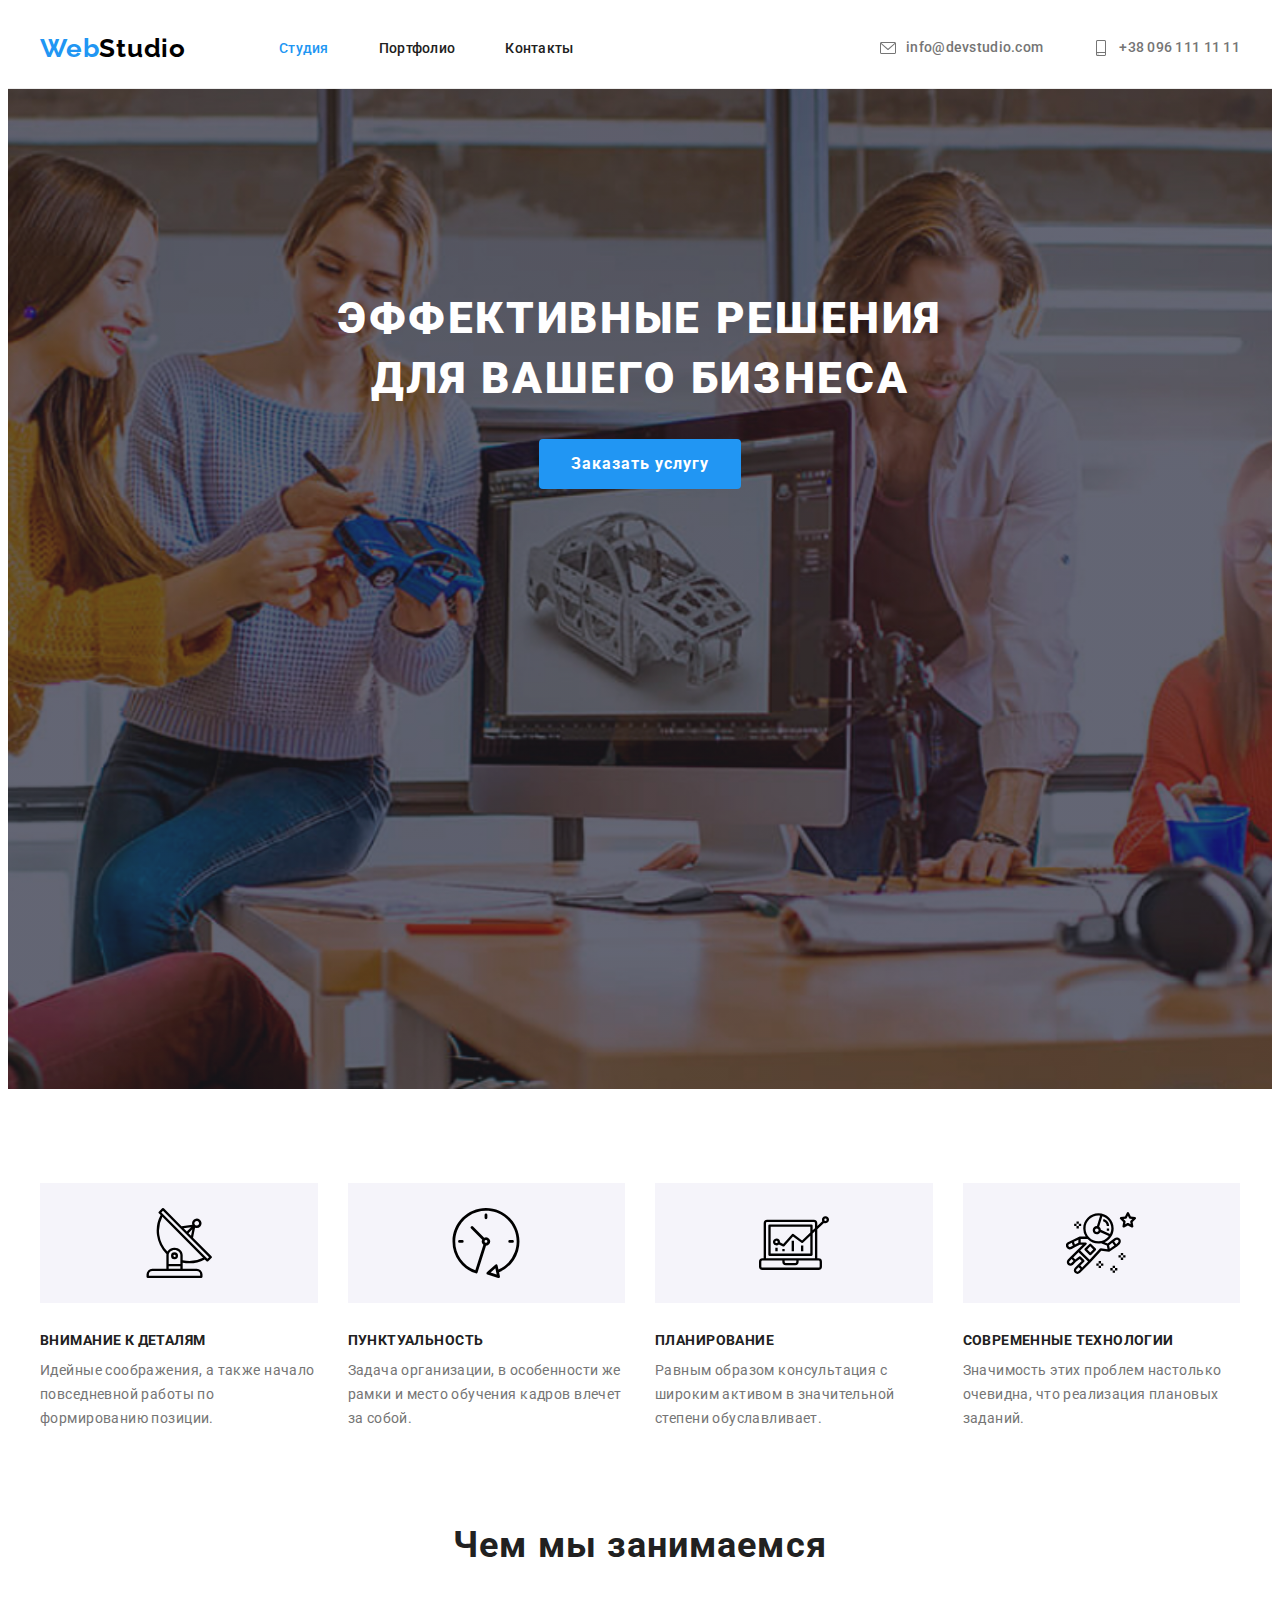
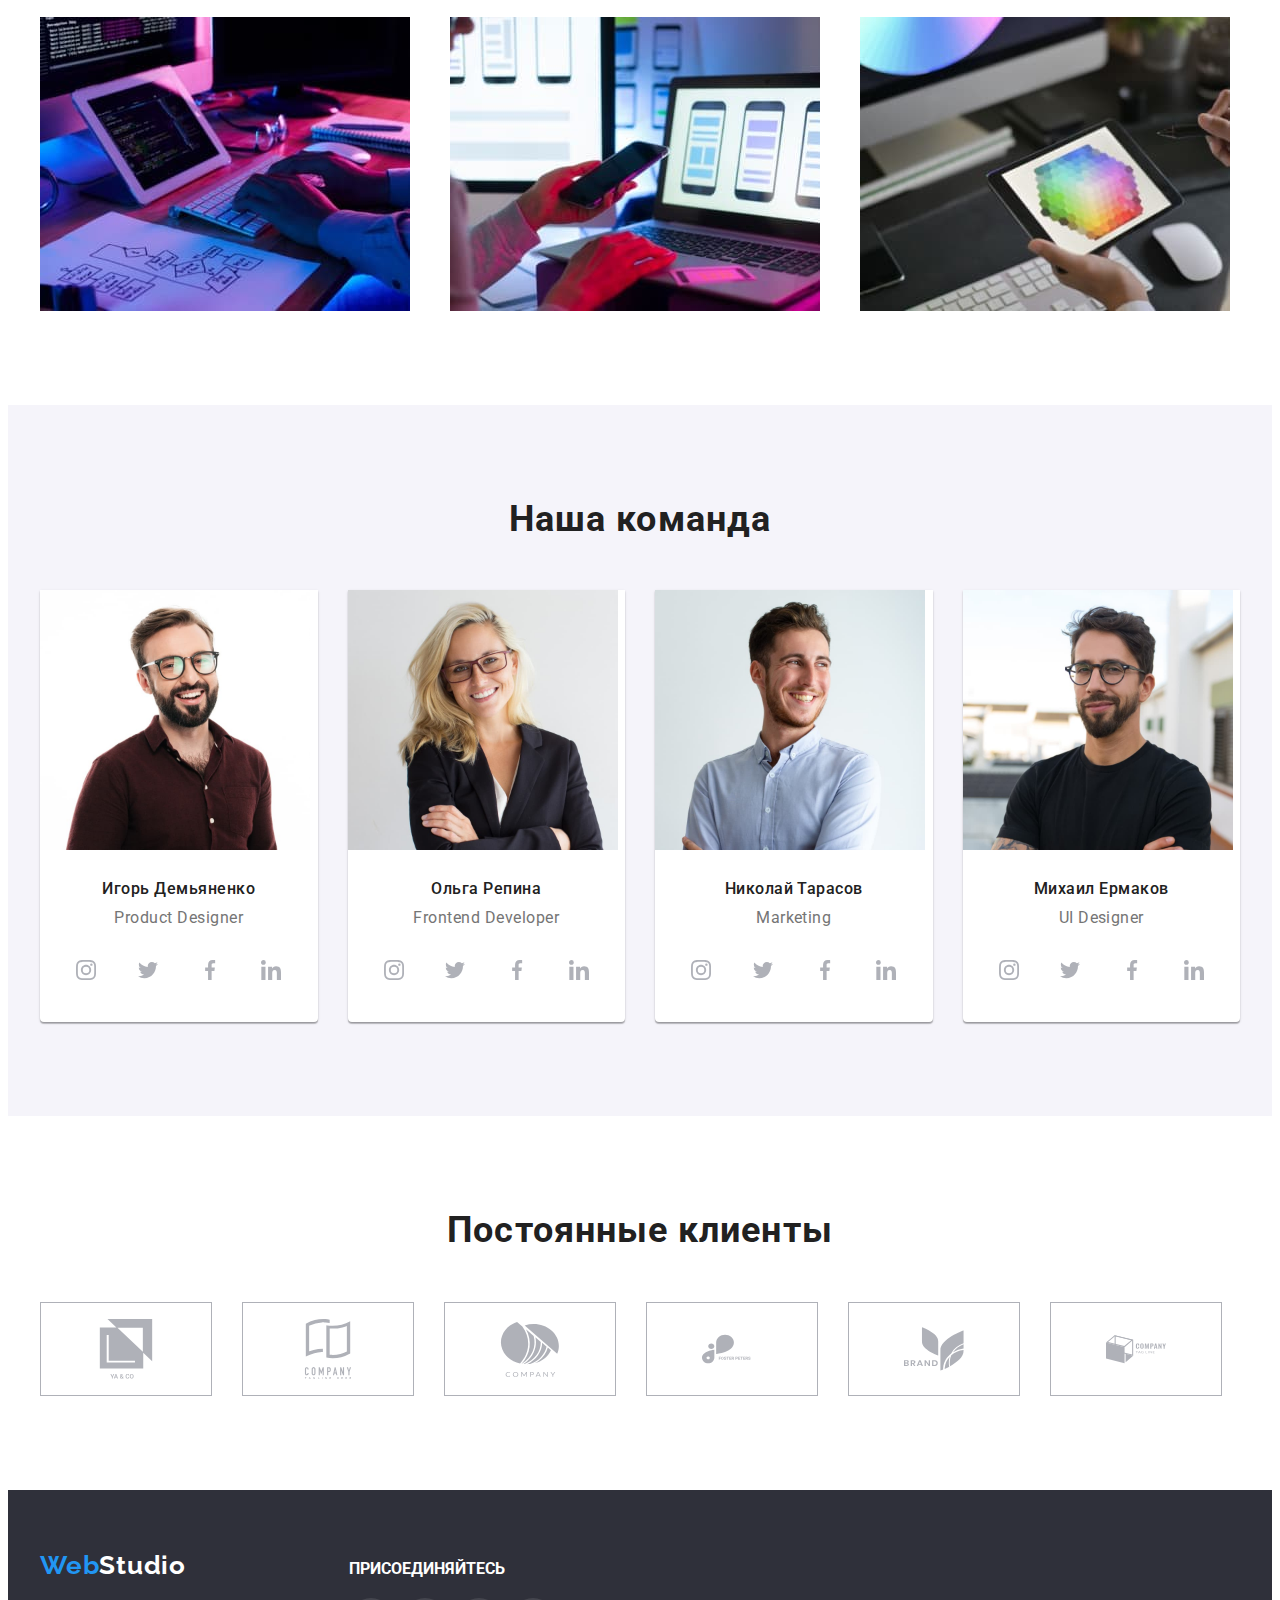
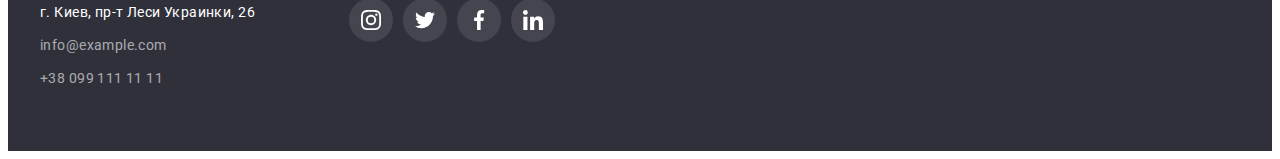
<file: index.html>
<!DOCTYPE html>
<html lang="ru">
  <head>
    <meta charset="UTF-8" />
    <meta http-equiv="X-UA-Compatible" content="IE=edge" />
    <meta name="viewport" content="width=device-width, initial-scale=1.0" />
    <title>Studio</title>
    <link rel="preconnect" href="https://fonts.gstatic.com" />
    <link
      href="https://fonts.googleapis.com/css2?family=Raleway:wght@700&family=Roboto:wght@400;500;700;900&display=swap"
      rel="stylesheet"
    />
    <link
      rel="stylesheet"
      href="https://cdnjs.cloudflare.com/ajax/libs/modern-normalize/1.0.0/modern-normalize.min.css"
      integrity="sha512-ISS7cAi1PEhQ8jnbJpJZMd29NlhNj4AWYyLOSp2CE/CsHxTCu+r+t0D2yoJudVrd0/8fTVPUVDzY5Tvli75u/g=="
      crossorigin="anonymous"
    />
    <link rel="stylesheet" href="./css/style.css" />
  </head>
  <body>
    <!-- шапка сайта -->

    <header class="header">
      <div class="container">
        <nav class="navigation-logotip">
          <a class="logotype" href="./index.html">
            <span class="logotype-one">
              Web
            </span>
            <span class="logotype-two">
              Studio
            </span>
          </a>
          <ul class="navigation">
            <li class="navigation-item">
              <a class="navigation-item-link" href="./index.html">
                <div class="current">Студия</div>
              </a>
            </li>
            <li class="navigation-item">
              <a class="navigation-item-link" href="./portfolio.html">
                Портфолио
              </a>
            </li>
            <li class="navigation-item">
              <a class="navigation-item-link" href="">
                Контакты
              </a>
            </li>
          </ul>
        </nav>

        <!-- right navigation -->
        <ul class="navigation right-navigation">
          <li class="navigation-contacts-mail link">
            <a
              href="mailto:info@devstudio.com"
              class="navigation-contacts-mail-item contacts-link"
            >
              <svg class="icon-adress" width="16" height="10">
                <use href="./images/icons.svg#icon-mail"></use>
              </svg>
              info@devstudio.com
            </a>
          </li>
          <li class="navigation-contacts-tel link">
            <a
              href="tel:+380961111111"
              class="navigation-contacts-tel-item contacts-link"
            >
              <svg class="icon-adress" width="16" height="10">
                <use href="./images/icons.svg#icon-phone"></use>
              </svg>
              +38 096 111 11 11
            </a>
          </li>
        </ul>
      </div>
    </header>

    <main>
      <!-- герой -->

      <section class="hero">
        <div class="bg-hero">
          <div class="container">
            <h1 class="hero-title">
              Эффективные решения для вашего бизнеса
            </h1>
            <button class="about-btn" type="button">Заказать услугу</button>
          </div>
        </div>
      </section>

      <!-- особенности -->
      <section class="feature feature-sections">
        <div class="container">
          <h2 class="visually-hidden">Особенности</h2>
          <ul class="feature-item feature-box">
            <li class="feature-list">
              <div class="feature-icon">
                <svg class="feature-icon-svg">
                  <use href="./images/icons.svg#icon-feature1"></use>
                </svg>
              </div>
              <h3 class="feature-item-title">Внимание к деталям</h3>
              <p class="feature-item-text">
                Идейные соображения, а также начало повседневной работы по
                формированию позиции.
              </p>
            </li>
            <li class="feature-list">
              <div class="feature-icon">
                <svg class="feature-icon-svg">
                  <use href="./images/icons.svg#icon-feature2"></use>
                </svg>
              </div>
              <h3 class="feature-item-title">Пунктуальность</h3>
              <p class="feature-item-text">
                Задача организации, в особенности же рамки и место обучения
                кадров влечет за собой.
              </p>
            </li>
            <li class="feature-list">
              <div class="feature-icon">
                <svg class="feature-icon-svg">
                  <use href="./images/icons.svg#icon-feature3"></use>
                </svg>
              </div>
              <h3 class="feature-item-title">Планирование</h3>
              <p class="feature-item-text">
                Равным образом консультация с широким активом в значительной
                степени обуславливает.
              </p>
            </li>
            <li class="feature-list">
              <div class="feature-icon">
                <svg class="feature-icon-svg">
                  <use href="./images/icons.svg#icon-feature4"></use>
                </svg>
              </div>
              <h3 class="feature-item-title">Современные технологии</h3>
              <p class="feature-item-text">
                Значимость этих проблем настолько очевидна, что реализация
                плановых заданий.
              </p>
            </li>
          </ul>
        </div>
      </section>
      <!-- чем мы занимаемся -->
      <section class="work">
        <div class="container">
          <h2 class="work-title">Чем мы занимаемся</h2>
          <ul class="work-list">
            <li class="work-item">
              <img
                src="./images/img5.jpg"
                alt="робота з кодом"
                width="370"
                height="294"
              />
            </li>
            <li class="work-item">
              <img
                src="./images/img.jpg"
                alt="робота з гаджетами"
                width="370"
                height="294"
              />
            </li>
            <li class="work-item">
              <img
                src="./images/img123.jpg"
                alt="робота з зображенням"
                width="370"
                height="294"
              />
            </li>
          </ul>
        </div>
      </section>
      <!-- Наша команда -->
      <section class="team">
        <div class="container">
          <h2 class="work-title">Наша команда</h2>
          <ul class="team-list">
            <li class="team-background">
              <img
                src="./images/img6.jpg"
                alt="Игорь Демьяненко"
                width="270"
                height="260"
              />
              <div class="info-cards">
                <h3 class="team-title">Игорь Демьяненко</h3>
                <p class="team-about">Product Designer</p>
                <ul class="cards-social">
                  <li class="cards-item">
                    <a href="" class="social-link">
                      <svg class="social-icon">
                        <use href="./images/icons.svg#icon-instagram"></use>
                      </svg>
                    </a>
                  </li>
                  <li class="cards-item">
                    <a href="" class="social-link">
                      <svg class="social-icon">
                        <use href="./images/icons.svg#icon-twitter"></use>
                      </svg>
                    </a>
                  </li>
                  <li class="cards-item">
                    <a href="" class="social-link">
                      <svg class="social-icon">
                        <use href="./images/icons.svg#icon-facebook"></use>
                      </svg>
                    </a>
                  </li>
                  <li class="cards-item">
                    <a href="" class="social-link">
                      <svg class="social-icon">
                        <use href="./images/icons.svg#icon-linkedin"></use>
                      </svg>
                    </a>
                  </li>
                </ul>
              </div>
            </li>
            <li class="team-background">
              <img
                src="./images/img1.jpg"
                alt="Ольга Репина"
                width="270"
                height="260"
              />
              <div class="info-cards">
                <h3 class="team-title">Ольга Репина</h3>
                <p class="team-about">Frontend Developer</p>
                <ul class="cards-social">
                  <li class="cards-item">
                    <a href="" class="social-link">
                      <svg class="social-icon">
                        <use href="./images/icons.svg#icon-instagram"></use>
                      </svg>
                    </a>
                  </li>
                  <li class="cards-item">
                    <a href="" class="social-link">
                      <svg class="social-icon">
                        <use href="./images/icons.svg#icon-twitter"></use>
                      </svg>
                    </a>
                  </li>
                  <li class="cards-item">
                    <a href="" class="social-link">
                      <svg class="social-icon">
                        <use href="./images/icons.svg#icon-facebook"></use>
                      </svg>
                    </a>
                  </li>
                  <li class="cards-item">
                    <a href="" class="social-link">
                      <svg class="social-icon">
                        <use href="./images/icons.svg#icon-linkedin"></use>
                      </svg>
                    </a>
                  </li>
                </ul>
              </div>
            </li>
            <li class="team-background">
              <img
                src="./images/img2.jpg"
                alt="Николай Тарасов"
                width="270"
                height="260"
              />
              <div class="info-cards">
                <h3 class="team-title">Николай Тарасов</h3>
                <p class="team-about">Marketing</p>
                <ul class="cards-social">
                  <li class="cards-item">
                    <a href="" class="social-link">
                      <svg class="social-icon">
                        <use href="./images/icons.svg#icon-instagram"></use>
                      </svg>
                    </a>
                  </li>
                  <li class="cards-item">
                    <a href="" class="social-link">
                      <svg class="social-icon">
                        <use href="./images/icons.svg#icon-twitter"></use>
                      </svg>
                    </a>
                  </li>
                  <li class="cards-item">
                    <a href="" class="social-link">
                      <svg class="social-icon">
                        <use href="./images/icons.svg#icon-facebook"></use>
                      </svg>
                    </a>
                  </li>
                  <li class="cards-item">
                    <a href="" class="social-link">
                      <svg class="social-icon">
                        <use href="./images/icons.svg#icon-linkedin"></use>
                      </svg>
                    </a>
                  </li>
                </ul>
              </div>
            </li>
            <li class="team-background">
              <img
                src="./images/img4.jpg"
                alt="Михаил Ермаков"
                width="270"
                height="260"
              />
              <div class="info-cards">
                <h3 class="team-title">Михаил Ермаков</h3>
                <p class="team-about">UI Designer</p>
                <ul class="cards-social">
                  <li class="cards-item">
                    <a href="" class="social-link">
                      <svg class="social-icon">
                        <use href="./images/icons.svg#icon-instagram"></use>
                      </svg>
                    </a>
                  </li>
                  <li class="cards-item">
                    <a href="" class="social-link">
                      <svg class="social-icon">
                        <use href="./images/icons.svg#icon-twitter"></use>
                      </svg>
                    </a>
                  </li>
                  <li class="cards-item">
                    <a href="" class="social-link">
                      <svg class="social-icon">
                        <use href="./images/icons.svg#icon-facebook"></use>
                      </svg>
                    </a>
                  </li>
                  <li class="cards-item">
                    <a href="" class="social-link">
                      <svg class="social-icon">
                        <use href="./images/icons.svg#icon-linkedin"></use>
                      </svg>
                    </a>
                  </li>
                </ul>
              </div>
            </li>
          </ul>
        </div>
      </section>
      <!-- partners  -->
      <section class="partners">
        <div class="container">
          <h2 class="work-title">Постоянные клиенты</h2>
          <ul class="partners-list">
            <li class="partners-item">
              <a href="" class="partners-link">
                <svg class="partners-icon">
                  <use href="./images/icons.svg#icon-client1"></use>
                </svg>
              </a>
            </li>
            <li class="partners-item">
              <a href="" class="partners-link">
                <svg class="partners-icon">
                  <use href="./images/icons.svg#icon-client2"></use>
                </svg>
              </a>
            </li>
            <li class="partners-item">
              <a href="" class="partners-link">
                <svg class="partners-icon">
                  <use href="./images/icons.svg#icon-client3"></use>
                </svg>
              </a>
            </li>
            <li class="partners-item">
              <a href="" class="partners-link">
                <svg class="partners-icon">
                  <use href="./images/icons.svg#icon-client4"></use>
                </svg>
              </a>
            </li>
            <li class="partners-item">
              <a href="" class="partners-link">
                <svg class="partners-icon">
                  <use href="./images/icons.svg#icon-client5"></use>
                </svg>
              </a>
            </li>
            <li class="partners-item">
              <a href="" class="partners-link">
                <svg class="partners-icon">
                  <use href="./images/icons.svg#icon-client6"></use>
                </svg>
              </a>
            </li>
          </ul>
        </div>
      </section>
    </main>
    <!-- FOOTER    -->

    <footer class="footer">
      <div class="container">
        <div>
          <a class="logotype" href="/">
            <span class="logotype-one">Web</span>
            <span class="logotype-footer">Studio</span>
          </a>
          <address class="address">
            г. Киев, пр-т Леси Украинки, 26
            <ul class="address-list">
              <li class="address-link">info@example.com</li>
              <li class="address-link">+38 099 111 11 11</li>
            </ul>
          </address>
        </div>

        <!-- footer social -->
        <div class="footer-social">
          <p class="footer-bottom-text">присоединяйтесь</p>
          <ul class="cards-social">
            <li class="social-list-item">
              <a href="" class="footer-link">
                <svg class="footer-icon">
                  <use href="./images/icons.svg#icon-instagram"></use>
                </svg>
              </a>
            </li>
            <li class="social-list-item">
              <a href="" class="footer-link">
                <svg class="footer-icon">
                  <use href="./images/icons.svg#icon-twitter"></use>
                </svg>
              </a>
            </li>
            <li class="social-list-item">
              <a href="" class="footer-link">
                <svg class="footer-icon">
                  <use href="./images/icons.svg#icon-facebook"></use>
                </svg>
              </a>
            </li>
            <li class="social-list-item">
              <a href="" class="footer-link">
                <svg class="footer-icon">
                  <use href="./images/icons.svg#icon-linkedin"></use>
                </svg>
              </a>
            </li>
          </ul>
        </div>
      </div>
    </footer>
  </body>
</html>
</file>
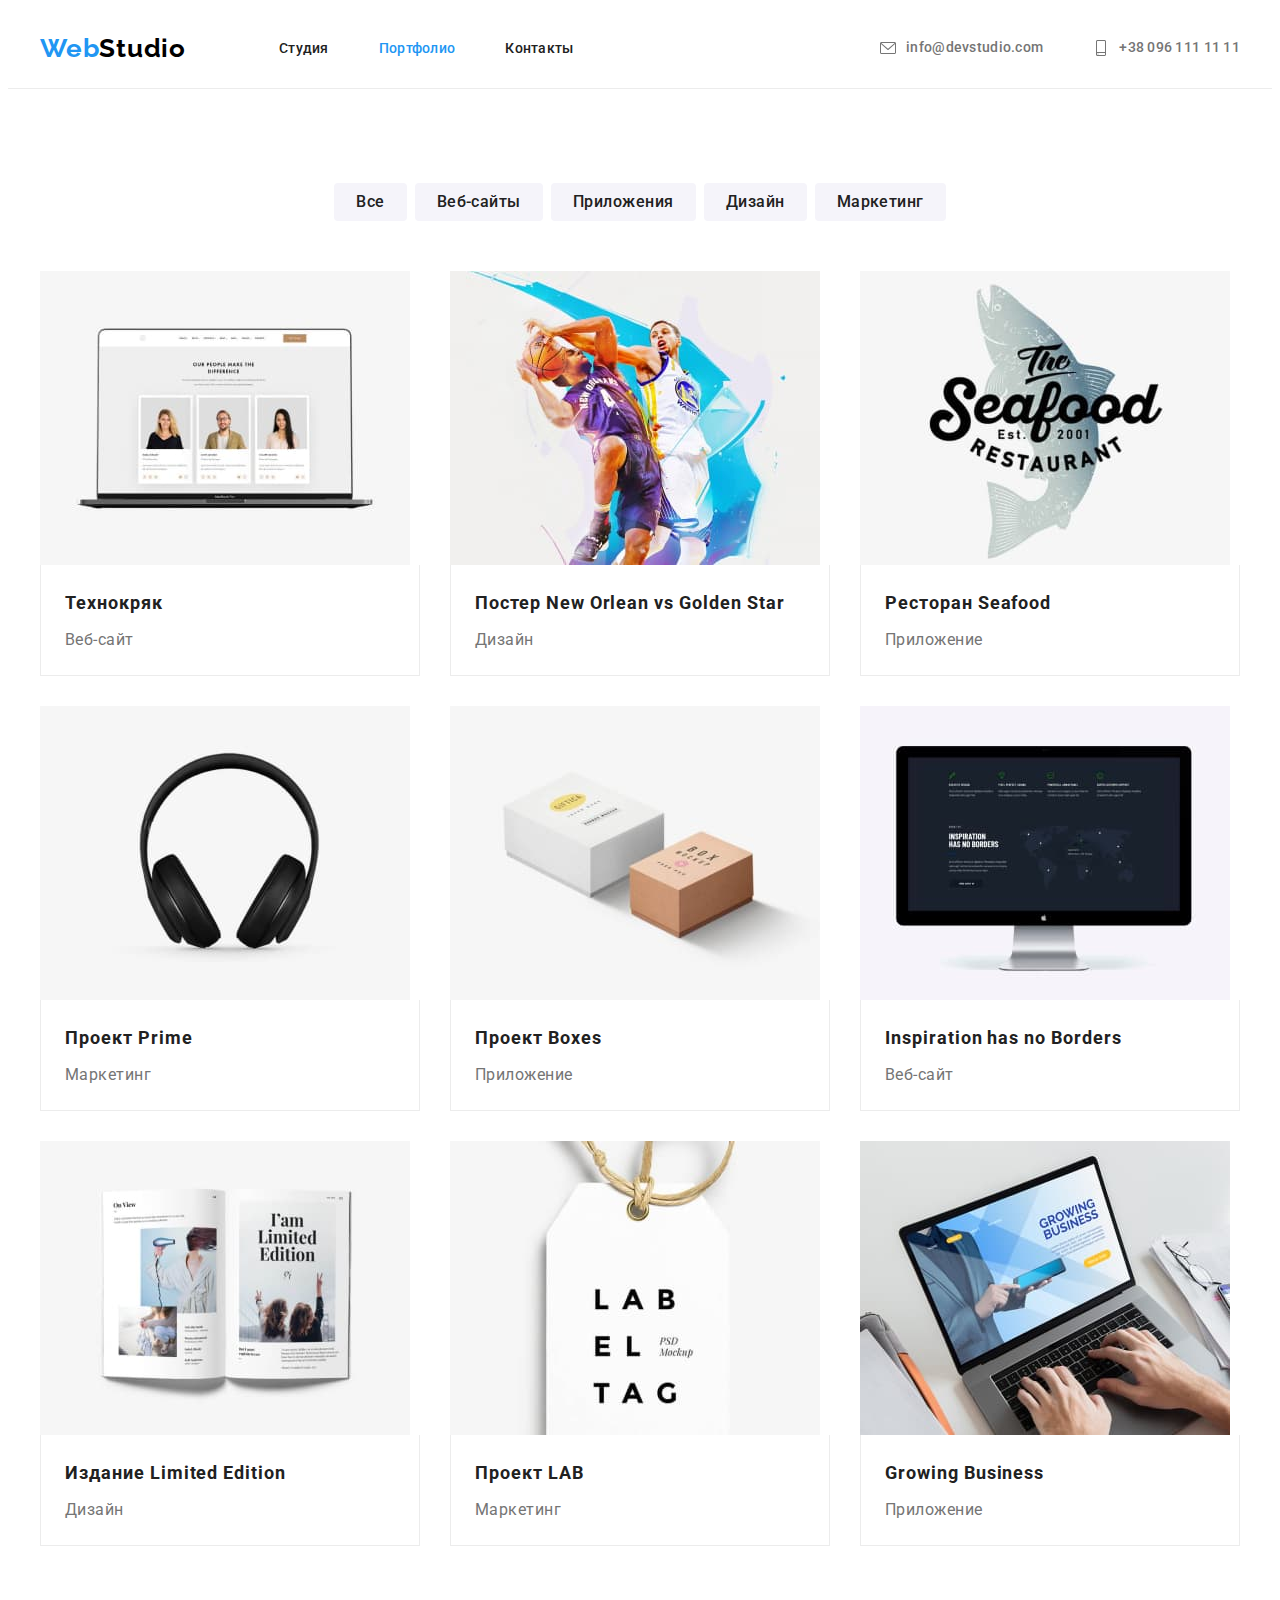
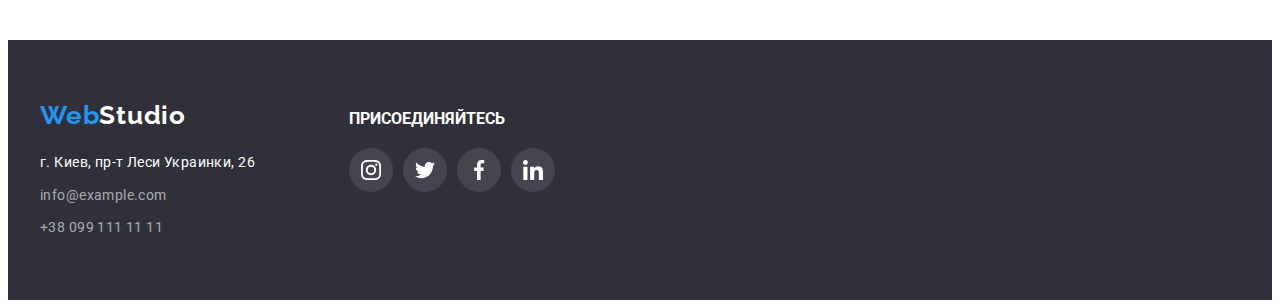
<file: portfolio.html>
<!DOCTYPE html>
<html lang="ru">
  <head>
    <meta charset="UTF-8" />
    <meta http-equiv="X-UA-Compatible" content="IE=edge" />
    <meta name="viewport" content="width=device-width, initial-scale=1.0" />
    <title>Portfolio</title>
    <link rel="preconnect" href="https://fonts.gstatic.com" />
    <link
      href="https://fonts.googleapis.com/css2?family=Raleway:wght@700&family=Roboto:wght@400;500;700;900&display=swap"
      rel="stylesheet"
    />
    <link
      rel="stylesheet"
      href="https://cdnjs.cloudflare.com/ajax/libs/modern-normalize/1.0.0/modern-normalize.min.css"
      integrity="sha512-ISS7cAi1PEhQ8jnbJpJZMd29NlhNj4AWYyLOSp2CE/CsHxTCu+r+t0D2yoJudVrd0/8fTVPUVDzY5Tvli75u/g=="
      crossorigin="anonymous"
    />
    <link rel="stylesheet" href="./css/style.css" />
  </head>
  <body>
    <!-- шапка сайта -->
     <header class="header">
      <div class="container">
        <nav class="navigation-logotip">
          <a class="logotype" href="./index.html">
            <span class="logotype-one">
              Web
            </span>
            <span class="logotype-two">
              Studio
            </span>
          </a>
          <ul class="navigation">
            <li class="navigation-item">
              <a class="navigation-item-link" href="./index.html">
                Студия
              </a>
            </li>
            <li class="navigation-item">
              <a class="navigation-item-link" href="./portfolio.html">
                <div class="current">Портфолио</div>
              </a>
            </li>
            <li class="navigation-item">
              <a class="navigation-item-link" href="">
                Контакты
              </a>
            </li>
          </ul>
        </nav>

        <!-- right navigation -->
        <ul class="navigation right-navigation">
          <li class="navigation-contacts-mail link">
            <a
              href="mailto:info@devstudio.com"
              class="navigation-contacts-mail-item contacts-link"
            >
              <svg class="icon-adress" width="16" height="10">
                <use href="./images/icons.svg#icon-mail"></use>
              </svg>
              info@devstudio.com
            </a>
          </li>
          <li class="navigation-contacts-tel link">
            <a
              href="tel:+380961111111"
              class="navigation-contacts-tel-item contacts-link"
            >
              <svg class="icon-adress" width="16" height="10">
                <use href="./images/icons.svg#icon-phone"></use>
              </svg>
              +38 096 111 11 11
            </a>
          </li>
        </ul>
      </div>
    </header>
    <!-- Main sections -->
    <main>
      <section class="portfolio">
        <div class="container">
        <h1 class="visually-hidden">Портфолио</h1>
        <h2 class="visually-hidden">Навигация Портфолио</h2>
        <ul class="navigations-btn">
          <li class="navigations-btn-item">
            <button class="button-text" type="button">Все</button>
          </li>
          <li class="navigations-btn-item">
            <button class="button-text" type="button">Веб-сайты</button>
          </li>
          <li class="navigations-btn-item">
            <button class="button-text" type="button">Приложения</button>
          </li>
          <li class="navigations-btn-item">
            <button class="button-text" type="button">Дизайн</button>
          </li>
          <li class="navigations-btn-item">
            <button class="button-text" type="button">Маркетинг</button>
          </li>
        </ul>
        <ul class="content-portfolio">
          <li class="content-portfolio-link">
            <a href="">
              <img
                src="./images/1.jpg"
                alt="Технокряк"
                width="370"
                height="294"
              />
               <div class="content-botton">
              <h3>Технокряк</h3>
              <p class="content-portfolio-text">Веб-сайт</p>
              </div>
            </a>
          </li>
          <li class="content-portfolio-link"> 
            <a href="">
              <img
                src="./images/2.jpg"
                alt="Постер New Orlean vs Golden Star"
                width="370"
                height="294"
              />
              <div class="content-botton">
              <h3>Постер New Orlean vs Golden Star</h3>
              <p class="content-portfolio-text">Дизайн</p>
              </div>
            </a>
          </li>
          <li class="content-portfolio-link"> 
            <a href="">
              <img
                src="./images/3.jpg"
                alt="Ресторан Seafood"
                width="370"
                height="294"
              />
              <div class="content-botton">
              <h3>Ресторан Seafood</h3>
              <p class="content-portfolio-text">Приложение</p>
              </div>
            </a>           
          </li>
          <li class="content-portfolio-link"> 
            <a href="">
              <img
                src="./images/4.jpg"
                alt="Проект Prime"
                width="370"
                height="294"
              />
              <div class="content-botton">
              <h3>Проект Prime</h3>
              <p class="content-portfolio-text">Маркетинг</p>
              </div>
            </a>
          </li>
          <li class="content-portfolio-link"> 
            <a href="">
              <img
                src="./images/5.jpg"
                alt="Проект Boxes"
                width="370"
                height="294"
              />
              <div class="content-botton">
              <h3>Проект Boxes</h3>
              <p class="content-portfolio-text">Приложение</p>
              </div>
            </a>
          </li>
          <li class="content-portfolio-link"> 
            <a href="">
              <img
                src="./images/6.jpg"
                alt="Inspiration has no Borders"
                width="370"
                height="294"
              />
              <div class="content-botton">
              <h3>Inspiration has no Borders</h3>
              <p class="content-portfolio-text">Веб-сайт</p>
              </div>
            </a>
          </li>
          <li class="content-portfolio-link"> 
            <a href="">
              <img
                src="./images/7.jpg"
                alt="Издание Limited Edition"
                width="370"
                height="294"
              />
              <div class="content-botton">
              <h3>Издание Limited Edition</h3>
              <p class="content-portfolio-text">Дизайн</p>
              </div>
            </a>
          </li>
          <li class="content-portfolio-link"> 
            <a href="">
              <img
                src="./images/8.jpg"
                alt="Проект LAB"
                width="370"
                height="294"
              />
              <div class="content-botton">
              <h3>Проект LAB</h3>
              <p class="content-portfolio-text">Маркетинг</p>
              </div>
            </a>
          </li>
          <li class="content-portfolio-link"> 
            <a href="">
              <img
                src="./images/9.jpg"
                alt="Growing Business"
                width="370"
                height="294"
              />
              <div class="content-botton">
              <h3>Growing Business</h3>
              <p class="content-portfolio-text">Приложение</p>
              </div>
            </a>
          </li>
        </ul>
      </section>
      </div>
    </main>
    <!-- FOOTER     -->
      <footer class="footer">
      <div class="container">
        <div>
          <a class="logotype" href="/">
            <span class="logotype-one">Web</span>
            <span class="logotype-footer">Studio</span>
          </a>
          <address class="address">
            г. Киев, пр-т Леси Украинки, 26
            <ul class="address-list">
              <li class="address-link">info@example.com</li>
              <li class="address-link">+38 099 111 11 11</li>
            </ul>
          </address>
        </div>

        <!-- footer social -->
        <div class="footer-social">
          <p class="footer-bottom-text">присоединяйтесь</p>
          <ul class="cards-social">
            <li class="social-list-item">
              <a href="" class="footer-link">
                <svg class="footer-icon">
                  <use href="./images/icons.svg#icon-instagram"></use>
                </svg>
              </a>
            </li>
            <li class="social-list-item">
              <a href="" class="footer-link">
                <svg class="footer-icon">
                  <use href="./images/icons.svg#icon-twitter"></use>
                </svg>
              </a>
            </li>
            <li class="social-list-item">
              <a href="" class="footer-link">
                <svg class="footer-icon">
                  <use href="./images/icons.svg#icon-facebook"></use>
                </svg>
              </a>
            </li>
            <li class="social-list-item">
              <a href="" class="footer-link">
                <svg class="footer-icon">
                  <use href="./images/icons.svg#icon-linkedin"></use>
                </svg>
              </a>
            </li>
          </ul>
        </div>
      </div>
    </footer>
  </body>
</html>
</file>
<file: css/style.css>
/* основной цвет текста #212121 */
/* вторчиный цыет текста #757575 */
/* #FFFFFF */
/* акцент #2196F3 */
/* вторычний цыет фона #2F303A */
/* вторичный цыет фона белый #E5E5E5 */
/* Наша команда цвет фона #F5F4FA */
/* шрифты */
/* Raleway  700 */
/* Roboto 500 900 700 400 */
:root {
  --main-color: #212121;
  --accent: #2196f3;
  --main-font: 'Roboto', sans-serif;
  --secondary-color: #757575;
  --color-team: #f5f4fa;
  --color-white: #ffffff;
  --color-black: #000000;
  --color-hero: #2f303a;
  --border-color: #ececec;
  --icon:#AFB1B8;
  --color-footer-icon-bg:#44454E;
}
body {
  font-family: var(--main-font);
  color: var(--main-color);
}
li {
  list-style-type: none;
}

h1,
h2,
h3,
h4,
h5,
h6,
p {
  margin-top: 0;
  margin-bottom: 0;
}
ul {
  margin-bottom: 0;
  margin-top: 0;
  padding-left: 0;
}
img {
  display: block;
}
.container {
  width: 1200px;
  padding-left: 15px;
  padding-right: 15px;
  margin: 0 auto;
}
.header .container {
  display: flex;
  align-items: center;
}
.logotyp-text {
  display: flex;
  align-items: center;
}
.navigation-logotip {
  display: flex;
  align-items: center;
}
/* header */

.header {
  background-color: var(--color-white);
  border-bottom: 1px solid var(--border-color);
}
/* логотип  */

a {
  text-decoration: none;
}
.logotype {
  font-family: 'Raleway', 'Roboto';
  font-weight: 700;
  font-size: 26px;
  line-height: 1.19;
  letter-spacing: 0.03em;
  display: flex;
  align-items: center;
  margin-right: 93px;
}
.logotype:hover {
  color: var(--accent);
  text-decoration: none;
}

.logotype-one {
  color: var(--accent);
}
.logotype-two {
  color: var(--color-black);
}
/* Меню навигации */
.right-navigation {
  margin-left: auto;
}
.navigation-contacts-mail {
  margin-right: 50px;
}
.current {
  color: var(--accent);
}

.navigation {
  display: flex;
  align-items: center;
}
.navigation-item:not(:last-child) {
  margin-right: 50px;
}
.navigation-contacts {
  display: flex;
  align-items: center;
  margin-left: auto;
}
.navigation-item-link {
  display: block;
  padding: 32px 0;
  font-weight: 500;
  font-size: 14px;
  line-height: 16px;
  letter-spacing: 0.02em;
  color: var(--main-color);
}
.navigation :hover,
.navigation :focus {
  color: var(--accent);
  text-decoration: none;
}
.navigation-contacts-mail-item {
  font-family: var(--main-font);
  font-weight: 500;
  font-size: 14px;
  line-height: 1.14;
  letter-spacing: 0.02em;
  color: var(--secondary-color);
  display: block;
  padding: 32px 0;
}
.navigation-contacts-tel-item {
  font-family: var(--main-font);
  font-weight: 500;
  font-size: 14px;
  line-height: 1.14;
  letter-spacing: 0.02em;
  color: var(--secondary-color);
  display: block;
  padding: 32px 0;
}
.icon-adress {
  width: 16px;
  height: 16px;
  margin-right: 10px;
  fill: currentColor;
}
.link .contacts-link {
  display: inline-flex;
  color: var(--secondary-color);
}
.link .contacts-link:hover,
.link .contacts-link:focus {
  color: var(--accent);
}

/* Меню навигации end*/

/* HERO */
.bg-hero {  
  max-width: 1600px;
  height: 600px;
  margin-left: auto;
  margin-right: auto;
  padding-top: 200px;
  padding-bottom: 200px;
  background-color: var(--color-hero);
  background-image: linear-gradient(
      to right,
      rgba(47, 48, 58, 0.4),
      rgba(47, 48, 58, 0.4)
    ),
    url(../images/hero.jpg);
  background-position: center;
  background-repeat: no-repeat;
  background-size: cover;
  color: var(--color-white);
  text-align: center;
}
}
.hero {
  background: var(--color-hero);
  color: var(--color-white);
  align-items: center;
  /* padding-top: 200px;
  padding-bottom: 200px; */
  text-align: center;
}
.hero-title {
  font-weight: 900;
  font-size: 44px;
  line-height: 1.36;
  letter-spacing: 0.06em;
  text-transform: uppercase;
  text-align: center;
  margin-top: 0;
  margin-bottom: 30px;
  /* background: var(--color-hero); */
  color: var(--color-white);
  max-width: 696px;
  margin-left: auto;
  margin-right: auto;
}

.about-btn {
  font-weight: 700;
  font-size: 16px;
  line-height: 1.88;
  letter-spacing: 0.06em;
  border-radius: 4px;
  color: var(--color-white);
  padding: 10px 32px;
  border: none;
  font-family: inherit;
  background: var(--accent);
  cursor: pointer;
  display: inline-block;
}
.about-btn:hover,
.about-btn:focus {
  background: var(--accent);
  color: var(--color-white);
}
/* HERO  end */

/* feature */
.feature {
  padding-bottom: 0;
}
.feature-icon {
  display: flex;
  height: 120px;
  margin-bottom: 30px;
  background-color: var(--color-team);
  justify-content: center;
  align-items: center;
}
.feature-icon-svg{
  width: 70px;
  height: 70px;
}
.feature-list {
  flex-basis: calc((100% - 3 * 30px) / 4);
}
.feature-list:not(:first-child) {
  margin-left: 30px;
}
. .feature-item-title {
  margin-bottom: 10px;
  margin-top: 0;
}
.feature-sections {
  padding-top: 94px;
}
.feature-box {
  display: flex;
  margin-top: 0;
  margin-bottom: 0;
  padding: 0;
}
.feature-item-title {
  font-weight: 700;
  font-size: 14px;
  line-height: 1.14;
  letter-spacing: 0.03em;
  text-transform: uppercase;
}
.feature-item-text {
  color: var(--secondary-color);
  font-size: 14px;
  line-height: 1.71;
  letter-spacing: 0.03em;
  margin-top: 10px;
}
/* feature  end*/
/* component */
.visually-hidden {
  position: absolute;
  width: 1px;
  height: 1px;
  margin: -1px;
  border: 0;
  padding: 0;

  white-space: nowrap;
  clip-path: inset(100%);
  clip: rect(0 0 0 0);
  overflow: hidden;
}
button {
  font-family: inherit;
}
.work-title {
  font-weight: 700;
  font-size: 36px;
  line-height: 1.16;
  letter-spacing: 0.03em;
}
/* component end */
/* WORK */
.work-item:not(:last-child) {
  margin-right: 30px;
}
.work-item {
  flex-basis: calc((100% - 2 * 30px) / 3);
}
.work-list {
  display: flex;
  padding: 0;
}
.work-title {
  text-align: center;
  margin-top: 0;
  margin-bottom: 50px;
}
.work {
  padding-top: 94px;
  padding-bottom: 94px;
}
/* WORK  end */
.team-background {
  flex-basis: calc((100% - 3 * 30px) / 4);
  text-align: center;
  background-color: var(--color-white);
  border-radius: 0 0 4px 4px;
  box-shadow: 0px 1px 3px rgb(0 0 0 / 12%), 0px 1px 1px rgb(0 0 0 / 14%),
    0px 2px 1px rgb(0 0 0 / 20%);
}
.team-background:not(:last-child) {
  margin-right: 30px;
}
.info-cards {
  padding: 30px 24px;
}
.team-list {
  display: flex;
  margin-top: 0;
  margin-bottom: 0;
  padding: 0;
}
.team {
  background: var(--color-team);
  padding-top: 94px;
  padding-bottom: 94px;
}

.team-title {
  font-weight: 500;
  font-size: 16px;
  line-height: 1.18;
  letter-spacing: 0.03em;
  margin-bottom: 10px;
  margin-top: 0;
}
.team-about {
  color: var(--secondary-color);
  font-size: 16px;
  line-height: 1.18;
  letter-spacing: 0.03em;
}
.cards-social {
  display: flex;
  justify-content: space-between;
  padding: 0;
  margin-top: 20px;
}
.cards-item:not(:last-child){
  margin-right: 10px;
}
.social-link {
  display: inline-flex;
  width: 44px;
  height: 44px;
  align-items: center;
  justify-content: center;
  color: var(--icon);
}
.social-icon {
  width: 20px;
  height: 20px;
  fill: currentColor;
}
.social-link:hover,
.social-link:focus{
  color: var(--color-white);
  background-color: var(--accent);
  border-radius: 50%;
}
/* partners     */
.partners{
  padding-top: 94px;
  padding-bottom: 94px;
}
.partners-list{
  list-style: none;
  margin-top: 0;
  margin-bottom: 0;
  display: flex;
  padding: 0;
}
.partners-item:not(:last-child){
  margin-right: 30px;
}
.partners-link {
  display: inline-flex;
  width: 170px;
  height: 92px;
  justify-content: center;
  align-items: center;
  border: 1px solid var(--icon);
  color: var(--icon);
}
.partners-link:hover,
.partners-link:focus{
  border: 1px solid var(--accent);
  color: var(--accent);
}
.partners-icon {
  width: 106px;
  height: 60px;
  fill: currentColor;
}

/* footer   */
.footer-social{
  margin-left: 70px;
}
.footer .container {
  display: flex;
  align-items: baseline;
}
.logotype-footer {
  color: var(--color-white);
}
.footer {
  background: var(--color-hero);
  padding-top: 60px;
  padding-bottom: 60px;
  color: var(--color-white);
}
.footer-box {
  display: block;
  margin-bottom: 20px;
}

address {
  font-style: normal;
  font-weight: 400;
  font-size: 14px;
  line-height: 1.71;
  letter-spacing: 0.03em;
  color: var(--color-white);
}
.address-link:not(:last-child) {
  margin-bottom: 9px;
}
.address-link {
  color: rgba(255, 255, 255, 0.6);
}
.address {
  margin-top: 20px;
}
.address-list {
  margin-top: 9px;
}
.footer-bottom-text{
  margin: 0;
  text-transform: uppercase;
  font-weight: 700;
  line-height: 1.14;
}
.social-list-item:not(:last-child){
  margin-right: 10px;
}
.social-list-item .footer-link {
  color: var(--color-white);
  background-color: var(--color-footer-icon-bg);
  border-radius: 50%;
}
.footer-link {
  display: inline-flex;
  width: 44px;
  height: 44px;
  align-items: center;
  justify-content: center;
}

.footer-link:hover,
.footer-link:focus {
  color: var(--color-white);
  background-color: var(--accent);
}
.footer-icon {
  width: 20px;
  height: 20px;
  fill: currentColor;
}

/* footer end   */

/*-------------------------------- PORTFOLIO  -------------------------------- */

/* navigation-portfolio   */

.button-text:hover,
.button-text:focus {
  color: var(--color-white);
  background: var(--accent);
  cursor: pointer;
  box-shadow: 0px 3px 1px rgba(0, 0, 0, 0.1), 0px 1px 2px rgba(0, 0, 0, 0.08),
  0px 2px 2px rgba(0, 0, 0, 0.12);
}
.button-text {
  font-family: inherit;
  font-weight: 500;
  font-size: 16px;
  line-height: 1.62;
  letter-spacing: 0.03em;
  color: var(--main-color);
  background: var(--color-team);
  padding: 6px 22px;
  border-radius: 4px;
  border: none;
  cursor: pointer;
}

/* navigation-portfolio   END */

/*  --------------content-portfolio   ---------------*/
/* header-portfolio */
.header-portfolio {
  border-bottom: 1px solid var(--border-color);
}
.content-portfolio-link {
  line-height: 2;
  letter-spacing: 0.06em;
  margin-right: 30px;
  margin-bottom: 30px;
  flex-basis: calc(100% / 3 - 30px);
}
.content-portfolio-link:hover,
.content-portfolio-link:focus {
  box-shadow: 0px 1px 1px rgba(0, 0, 0, 0.12), 0px 4px 4px rgba(0, 0, 0, 0.06),
  1px 4px 6px rgba(0, 0, 0, 0.16);
}
.content-portfolio-text {
  font-size: 16px;
  line-height: 1.87;
  letter-spacing: 0.03em;
  color: var(--secondary-color);
  margin-top: 4px;
}
h3 {
  color: var(--main-color);
  font-size: 18px;
}
/* main sections  */
.navigations-btn {
  display: flex;
  justify-content: center;
  text-align: center;
  padding: 0;
  margin-bottom: 50px;
}
.navigations-btn-item:not(:last-child) {
  margin-right: 8px;
}
/* content portfolio */
.content-portfolio {
  display: flex;
  flex-wrap: wrap;
  margin-right: calc(-1 * 30px);
  margin-bottom: calc(-1 * 30px);
  padding: 0;
}
.content-botton {
  border-right: 1px solid var(--border-color);
  padding: 20px 24px;
  border-bottom: 1px solid var(--border-color);
  border-left: 1px solid var(--border-color);
}

.portfolio {
  padding-top: 94px;
  padding-bottom: 94px;
}
</file>
